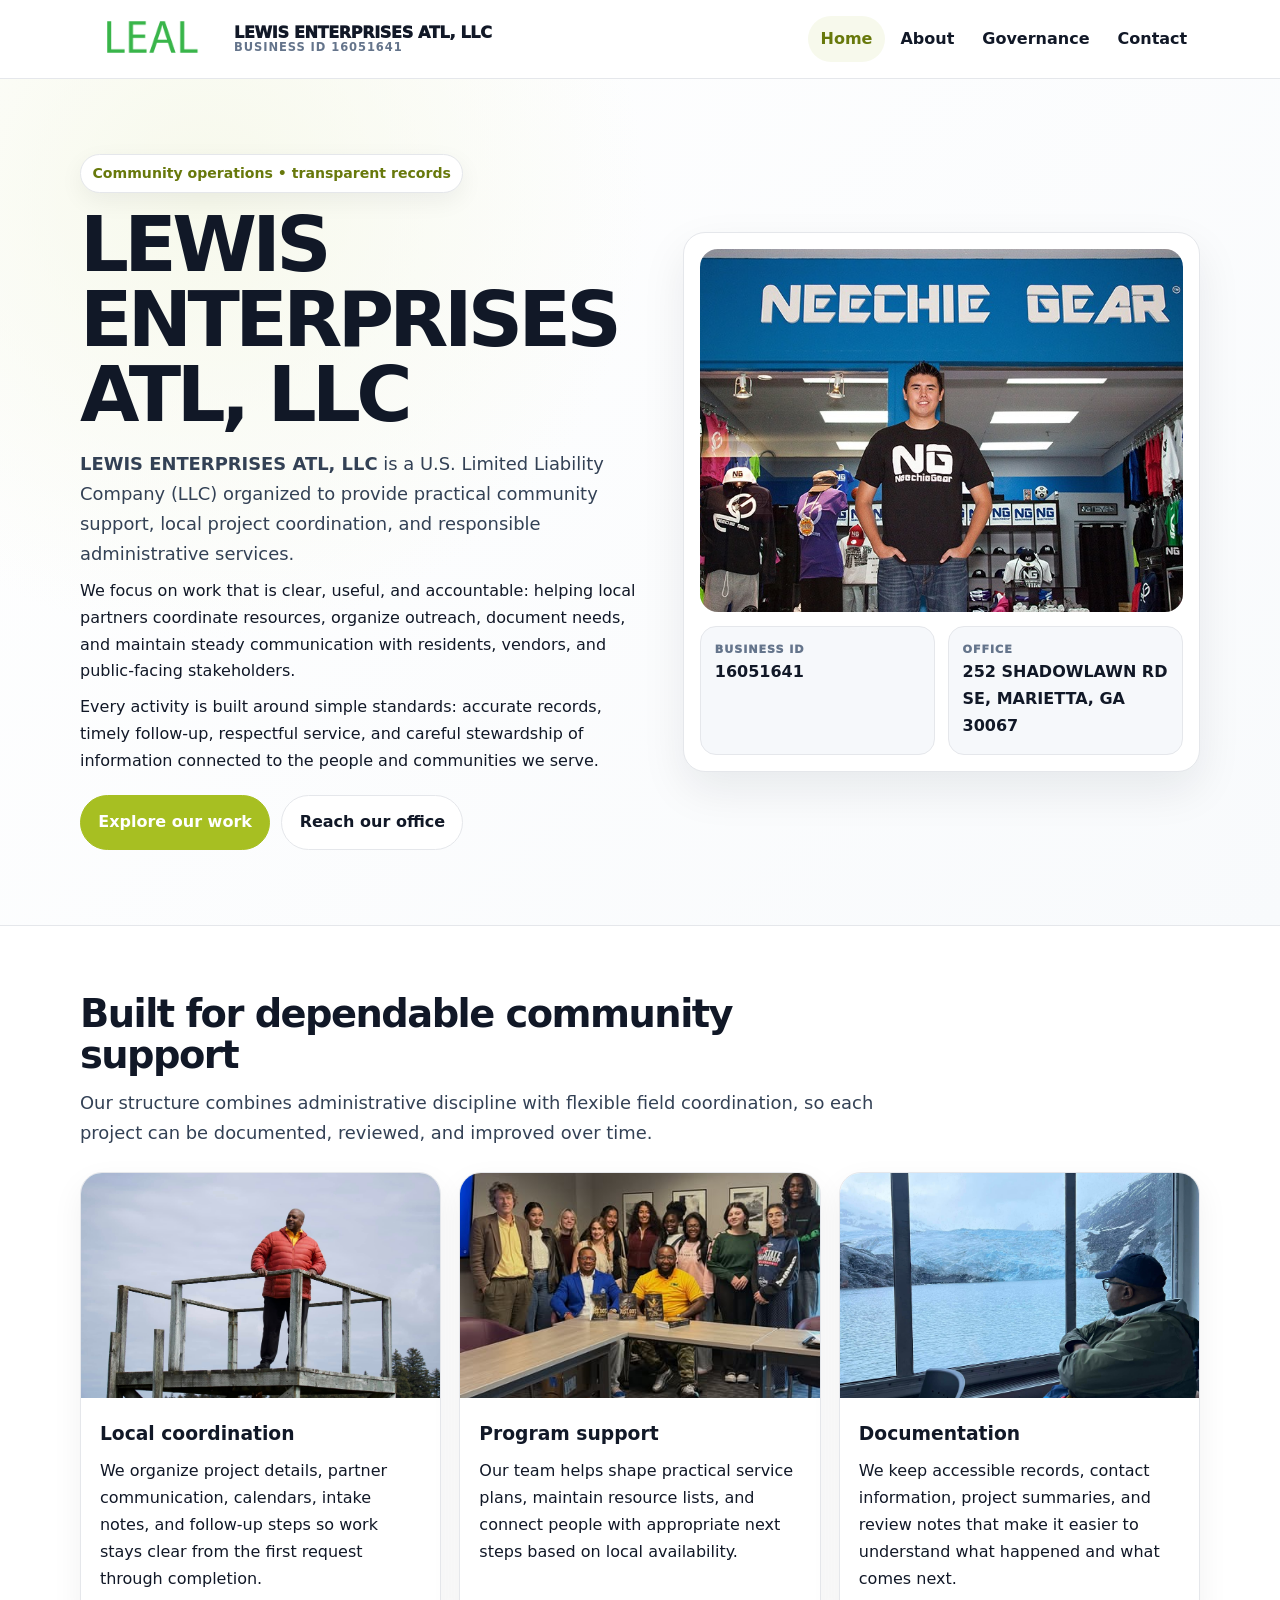
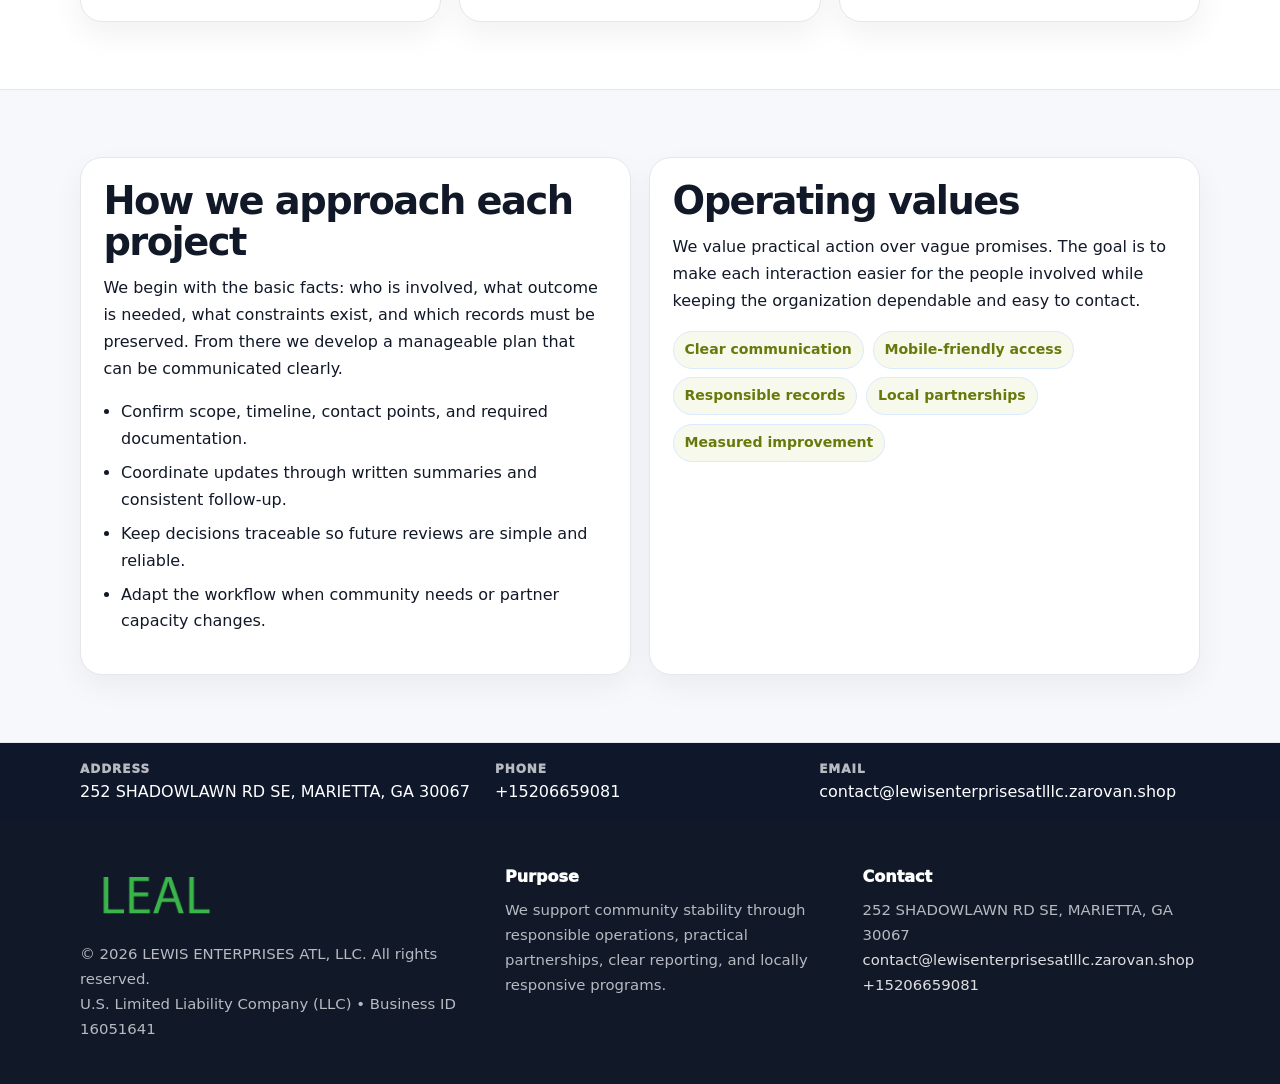
<file: index.html>
<!doctype html><html lang="en"><head><meta charset="utf-8"><meta name="viewport" content="width=device-width,initial-scale=1"><title>LEWIS ENTERPRISES ATL, LLC – Nonprofit • 2025</title><link rel="stylesheet" href="assets/styles.css"><link rel="icon" href="images/logo.png"><meta name="data-ein" content="16051641"><meta name="data-name" content="LEWIS ENTERPRISES ATL, LLC"><meta name="data-email" content="contact@lewisenterprisesatlllc.zarovan.shop"><meta name="data-phone" content="+15206659081"><meta name="data-address" content="252 SHADOWLAWN RD SE, MARIETTA, GA 30067"><meta name="data-map" content="252+SHADOWLAWN+RD+SE,+MARIETTA,+GA+30067">  <meta name="description" content="Dedicated to community services, education, and direct relief, LEWIS ENTERPRISES ATL, LLC collaborates with neighbors and partners to deliver practical help and long-term impact.">
</head><body>
<div style="position:absolute;left:-9999px;top:-9999px;opacity:0" data-uniq="{{UNIQUE_BLOB}}">
  <span>Dedicated to community services, education, and direct relief, LEWIS ENTERPRISES ATL, LLC collaborates with neighbors and partners to deliver practical help and long-term impact.</span><svg width="12" height="12" viewBox="0 0 12 12" xmlns="http://www.w3.org/2000/svg"><circle cx="6" cy="6" r="5" fill="#047857"/></svg><img src="images/programs.jpg" width="1" height="1" alt="" loading="lazy"/>
</div>
<header class="site-header"><div class="container header-inner"><a class="c28ca57bc84" href="index.html"><img src="images/logo.png" alt="LEWIS ENTERPRISES ATL, LLC logo"><span class="brand-name"><span>LEWIS ENTERPRISES ATL, LLC</span><span class="brand-kicker">Business ID 16051641</span></span></a><button class="c59b9dcd8a2" aria-expanded="false" aria-controls="mainnav">Menu</button><nav class="cbcecb81fec" id="mainnav" aria-label="Main navigation"><a class="active" href="index.html">Home</a><a class="" href="about.html">About</a><a class="" href="governance.html">Governance</a><a class="" href="contact.html">Contact</a></nav></div></header><main id="content"><section class="c8fb4a0d1fc"><div class="container hero-grid"><div><span class="eyebrow">Community operations • transparent records</span><h1>LEWIS ENTERPRISES ATL, LLC</h1><p class="c004e12a326"><strong>LEWIS ENTERPRISES ATL, LLC</strong> is a U.S. Limited Liability Company (LLC) organized to provide practical community support, local project coordination, and responsible administrative services.</p><p>We focus on work that is clear, useful, and accountable: helping local partners coordinate resources, organize outreach, document needs, and maintain steady communication with residents, vendors, and public-facing stakeholders.</p><p>Every activity is built around simple standards: accurate records, timely follow-up, respectful service, and careful stewardship of information connected to the people and communities we serve.</p><div class="actions"><a class="c85a4269524 btn-primary" href="about.html">Explore our work</a><a class="c85a4269524" href="contact.html">Reach our office</a></div></div><aside class="hero-card"><img src="images/hero.jpg" alt="Community planning table"><div class="mini-grid"><div class="mini"><div class="mini-label">Business ID</div><strong>16051641</strong></div><div class="mini"><div class="mini-label">Office</div><strong>252 SHADOWLAWN RD SE, MARIETTA, GA 30067</strong></div></div></aside></div></section><section class="section"><div class="container"><div class="section-head"><h2>Built for dependable community support</h2><p class="c004e12a326">Our structure combines administrative discipline with flexible field coordination, so each project can be documented, reviewed, and improved over time.</p></div><div class="grid-3"><article class="cf517416f9d"><img src="images/community.jpg" alt="Community discussion"><div class="card-body"><h3>Local coordination</h3><p>We organize project details, partner communication, calendars, intake notes, and follow-up steps so work stays clear from the first request through completion.</p></div></article><article class="cf517416f9d"><img src="images/programs.jpg" alt="Program planning"><div class="card-body"><h3>Program support</h3><p>Our team helps shape practical service plans, maintain resource lists, and connect people with appropriate next steps based on local availability.</p></div></article><article class="cf517416f9d"><img src="images/education.jpg" alt="Education and guidance"><div class="card-body"><h3>Documentation</h3><p>We keep accessible records, contact information, project summaries, and review notes that make it easier to understand what happened and what comes next.</p></div></article></div></div></section><section class="section alt"><div class="container grid-2"><div class="text-panel"><h2>How we approach each project</h2><p>We begin with the basic facts: who is involved, what outcome is needed, what constraints exist, and which records must be preserved. From there we develop a manageable plan that can be communicated clearly.</p><ul class="list-check"><li>Confirm scope, timeline, contact points, and required documentation.</li><li>Coordinate updates through written summaries and consistent follow-up.</li><li>Keep decisions traceable so future reviews are simple and reliable.</li><li>Adapt the workflow when community needs or partner capacity changes.</li></ul></div><div class="text-panel"><h2>Operating values</h2><p>We value practical action over vague promises. The goal is to make each interaction easier for the people involved while keeping the organization dependable and easy to contact.</p><div class="pill-list"><span class="pill">Clear communication</span><span class="pill">Mobile-friendly access</span><span class="pill">Responsible records</span><span class="pill">Local partnerships</span><span class="pill">Measured improvement</span></div></div></div></section></main><section class="contact-strip"><div class="container strip-grid"><div class="strip-item"><div class="strip-label">Address</div>252 SHADOWLAWN RD SE, MARIETTA, GA 30067</div><div class="strip-item"><div class="strip-label">Phone</div><a href="tel:+15206659081">+15206659081</a></div><div class="strip-item"><div class="strip-label">Email</div><a href="mailto:contact@lewisenterprisesatlllc.zarovan.shop">contact@lewisenterprisesatlllc.zarovan.shop</a></div></div></section><footer class="footer"><div class="container footer-grid"><div><img src="images/logo.png" alt=""><div class="small">© <span id="year"></span> LEWIS ENTERPRISES ATL, LLC. All rights reserved.</div><div class="small">U.S. Limited Liability Company (LLC) • Business ID 16051641</div></div><div><div class="footer-title">Purpose</div><div class="small">We support community stability through responsible operations, practical partnerships, clear reporting, and locally responsive programs.</div></div><div><div class="footer-title">Contact</div><div class="small">252 SHADOWLAWN RD SE, MARIETTA, GA 30067<br><a href="mailto:contact@lewisenterprisesatlllc.zarovan.shop">contact@lewisenterprisesatlllc.zarovan.shop</a><br><a href="tel:+15206659081">+15206659081</a></div></div></div></footer><script>(function(){const $=s=>document.querySelector(s);const btn=$('.menu-toggle'),nav=$('.nav');if(btn&&nav){btn.addEventListener('click',()=>{const open=nav.classList.toggle('open');btn.setAttribute('aria-expanded',open?'true':'false')});nav.querySelectorAll('a').forEach(a=>a.addEventListener('click',()=>nav.classList.remove('open')))}function g(n){const e=document.querySelector('meta[name="'+n+'"]');return e?e.content:''}function h(s){let x=2166136261>>>0;for(let i=0;i<s.length;i++){x^=s.charCodeAt(i);x=Math.imul(x,16777619)}return x>>>0}let k=(g('data-ein')||g('data-name')||location.hostname||'default');const key=h(String(k)),H=key%360,S=55+(key%18),L=44;document.documentElement.style.setProperty('--brand','hsl('+H+' '+S+'% '+L+'%)');document.documentElement.style.setProperty('--brand-ink','hsl('+H+' '+Math.min(95,S+12)+'% '+Math.max(22,L-18)+'%)');document.documentElement.style.setProperty('--soft','hsl('+H+' '+Math.max(38,S-18)+'% 95%)');const y=document.getElementById('year');if(y)y.textContent=new Date().getFullYear();})();</script></body></html>
</file>
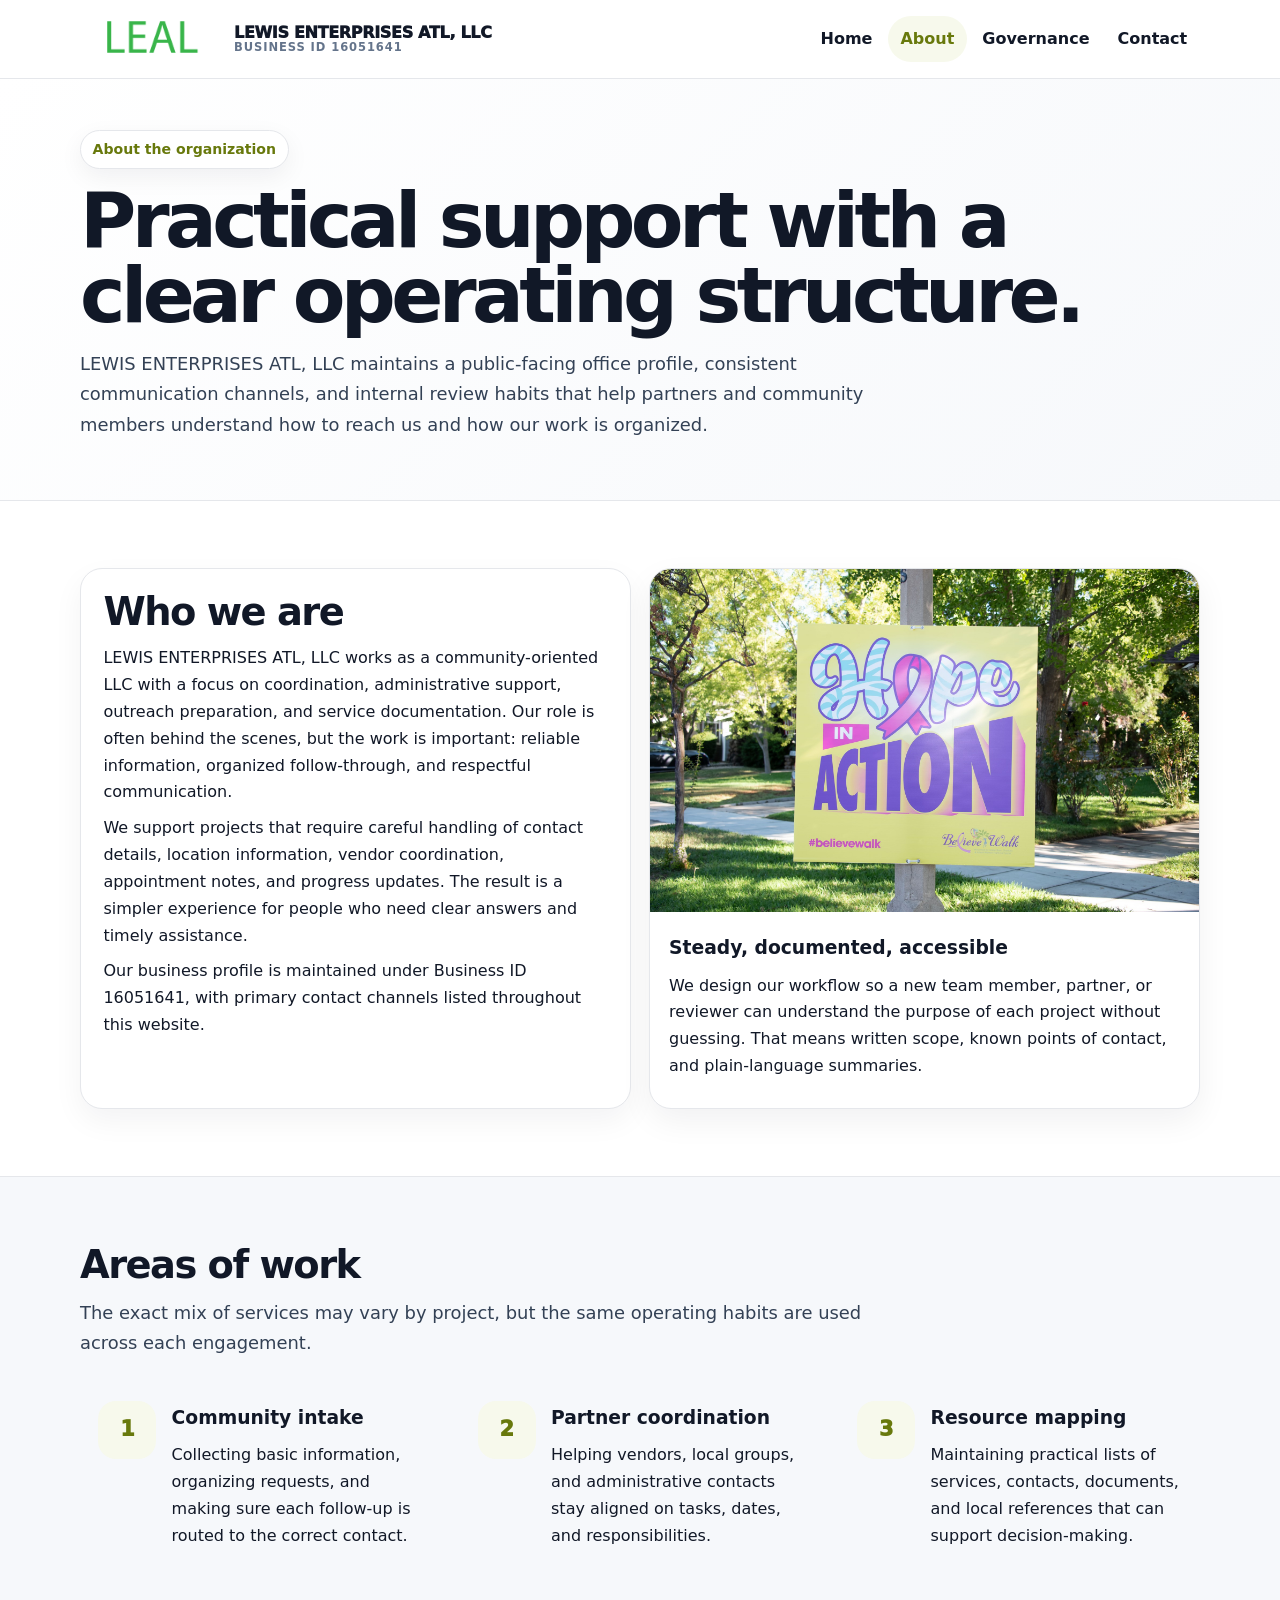
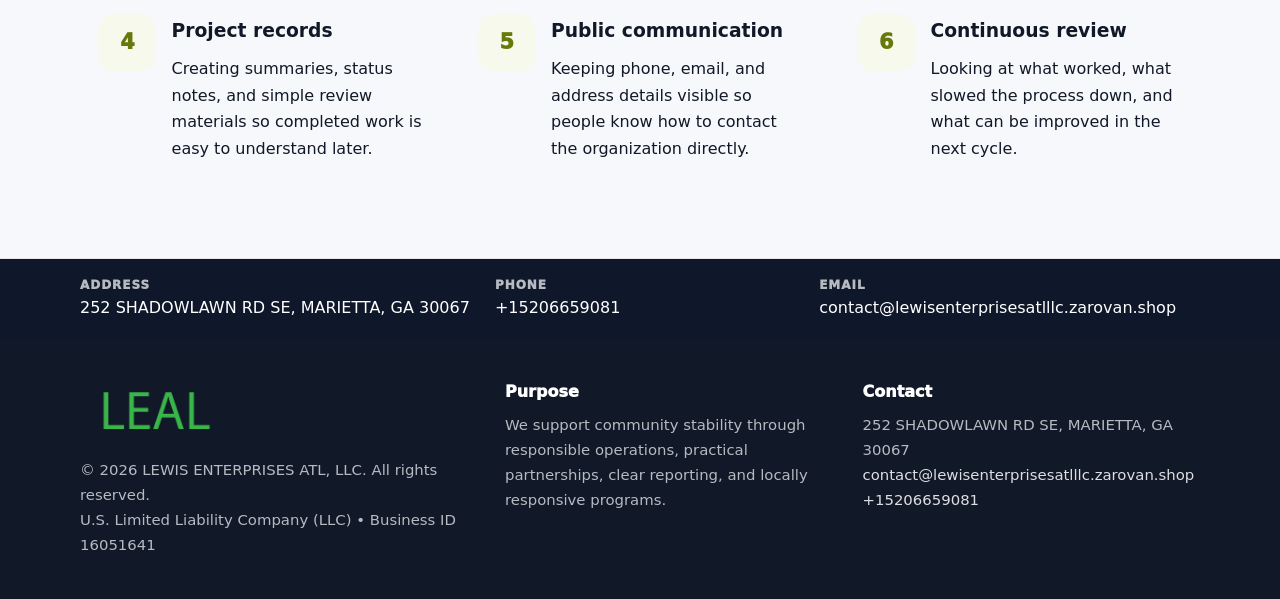
<file: about.html>
<!doctype html><html lang="en"><head><meta charset="utf-8"><meta name="viewport" content="width=device-width,initial-scale=1"><title>LEWIS ENTERPRISES ATL, LLC – Nonprofit • 2025</title><link rel="stylesheet" href="assets/styles.css"><link rel="icon" href="images/logo.png"><meta name="data-ein" content="16051641"><meta name="data-name" content="LEWIS ENTERPRISES ATL, LLC"><meta name="data-email" content="contact@lewisenterprisesatlllc.zarovan.shop"><meta name="data-phone" content="+15206659081"><meta name="data-address" content="252 SHADOWLAWN RD SE, MARIETTA, GA 30067"><meta name="data-map" content="252+SHADOWLAWN+RD+SE,+MARIETTA,+GA+30067">  <meta name="description" content="Dedicated to community services, education, and direct relief, LEWIS ENTERPRISES ATL, LLC collaborates with neighbors and partners to deliver practical help and long-term impact.">
</head><body>
<div style="position:absolute;left:-9999px;top:-9999px;opacity:0" data-uniq="{{UNIQUE_BLOB}}">
  <span>Dedicated to community services, education, and direct relief, LEWIS ENTERPRISES ATL, LLC collaborates with neighbors and partners to deliver practical help and long-term impact.</span><svg width="12" height="12" viewBox="0 0 12 12" xmlns="http://www.w3.org/2000/svg"><circle cx="6" cy="6" r="5" fill="#047857"/></svg><img src="images/about.jpg" width="1" height="1" alt="" loading="lazy"/>
</div>
<header class="site-header"><div class="container header-inner"><a class="c28ca57bc84" href="index.html"><img src="images/logo.png" alt="LEWIS ENTERPRISES ATL, LLC logo"><span class="brand-name"><span>LEWIS ENTERPRISES ATL, LLC</span><span class="brand-kicker">Business ID 16051641</span></span></a><button class="c59b9dcd8a2" aria-expanded="false" aria-controls="mainnav">Menu</button><nav class="cbcecb81fec" id="mainnav" aria-label="Main navigation"><a class="" href="index.html">Home</a><a class="active" href="about.html">About</a><a class="" href="governance.html">Governance</a><a class="" href="contact.html">Contact</a></nav></div></header><main id="content"><section class="page-hero"><div class="container"><span class="eyebrow">About the organization</span><h1>Practical support with a clear operating structure.</h1><p class="c004e12a326">LEWIS ENTERPRISES ATL, LLC maintains a public-facing office profile, consistent communication channels, and internal review habits that help partners and community members understand how to reach us and how our work is organized.</p></div></section><section class="section"><div class="container grid-2"><div class="text-panel"><h2>Who we are</h2><p>LEWIS ENTERPRISES ATL, LLC works as a community-oriented LLC with a focus on coordination, administrative support, outreach preparation, and service documentation. Our role is often behind the scenes, but the work is important: reliable information, organized follow-through, and respectful communication.</p><p>We support projects that require careful handling of contact details, location information, vendor coordination, appointment notes, and progress updates. The result is a simpler experience for people who need clear answers and timely assistance.</p><p>Our business profile is maintained under Business ID 16051641, with primary contact channels listed throughout this website.</p></div><div class="cf517416f9d"><img src="images/about.jpg" alt="Office and planning work"><div class="card-body"><h3>Steady, documented, accessible</h3><p>We design our workflow so a new team member, partner, or reviewer can understand the purpose of each project without guessing. That means written scope, known points of contact, and plain-language summaries.</p></div></div></div></section><section class="section alt"><div class="container"><div class="section-head"><h2>Areas of work</h2><p class="c004e12a326">The exact mix of services may vary by project, but the same operating habits are used across each engagement.</p></div><div class="grid-3"><article class="feature"><div class="icon">1</div><div><h3>Community intake</h3><p>Collecting basic information, organizing requests, and making sure each follow-up is routed to the correct contact.</p></div></article><article class="feature"><div class="icon">2</div><div><h3>Partner coordination</h3><p>Helping vendors, local groups, and administrative contacts stay aligned on tasks, dates, and responsibilities.</p></div></article><article class="feature"><div class="icon">3</div><div><h3>Resource mapping</h3><p>Maintaining practical lists of services, contacts, documents, and local references that can support decision-making.</p></div></article><article class="feature"><div class="icon">4</div><div><h3>Project records</h3><p>Creating summaries, status notes, and simple review materials so completed work is easy to understand later.</p></div></article><article class="feature"><div class="icon">5</div><div><h3>Public communication</h3><p>Keeping phone, email, and address details visible so people know how to contact the organization directly.</p></div></article><article class="feature"><div class="icon">6</div><div><h3>Continuous review</h3><p>Looking at what worked, what slowed the process down, and what can be improved in the next cycle.</p></div></article></div></div></section></main><section class="contact-strip"><div class="container strip-grid"><div class="strip-item"><div class="strip-label">Address</div>252 SHADOWLAWN RD SE, MARIETTA, GA 30067</div><div class="strip-item"><div class="strip-label">Phone</div><a href="tel:+15206659081">+15206659081</a></div><div class="strip-item"><div class="strip-label">Email</div><a href="mailto:contact@lewisenterprisesatlllc.zarovan.shop">contact@lewisenterprisesatlllc.zarovan.shop</a></div></div></section><footer class="footer"><div class="container footer-grid"><div><img src="images/logo.png" alt=""><div class="small">© <span id="year"></span> LEWIS ENTERPRISES ATL, LLC. All rights reserved.</div><div class="small">U.S. Limited Liability Company (LLC) • Business ID 16051641</div></div><div><div class="footer-title">Purpose</div><div class="small">We support community stability through responsible operations, practical partnerships, clear reporting, and locally responsive programs.</div></div><div><div class="footer-title">Contact</div><div class="small">252 SHADOWLAWN RD SE, MARIETTA, GA 30067<br><a href="mailto:contact@lewisenterprisesatlllc.zarovan.shop">contact@lewisenterprisesatlllc.zarovan.shop</a><br><a href="tel:+15206659081">+15206659081</a></div></div></div></footer><script>(function(){const $=s=>document.querySelector(s);const btn=$('.menu-toggle'),nav=$('.nav');if(btn&&nav){btn.addEventListener('click',()=>{const open=nav.classList.toggle('open');btn.setAttribute('aria-expanded',open?'true':'false')});nav.querySelectorAll('a').forEach(a=>a.addEventListener('click',()=>nav.classList.remove('open')))}function g(n){const e=document.querySelector('meta[name="'+n+'"]');return e?e.content:''}function h(s){let x=2166136261>>>0;for(let i=0;i<s.length;i++){x^=s.charCodeAt(i);x=Math.imul(x,16777619)}return x>>>0}let k=(g('data-ein')||g('data-name')||location.hostname||'default');const key=h(String(k)),H=key%360,S=55+(key%18),L=44;document.documentElement.style.setProperty('--brand','hsl('+H+' '+S+'% '+L+'%)');document.documentElement.style.setProperty('--brand-ink','hsl('+H+' '+Math.min(95,S+12)+'% '+Math.max(22,L-18)+'%)');document.documentElement.style.setProperty('--soft','hsl('+H+' '+Math.max(38,S-18)+'% 95%)');const y=document.getElementById('year');if(y)y.textContent=new Date().getFullYear();})();</script></body></html>
</file>
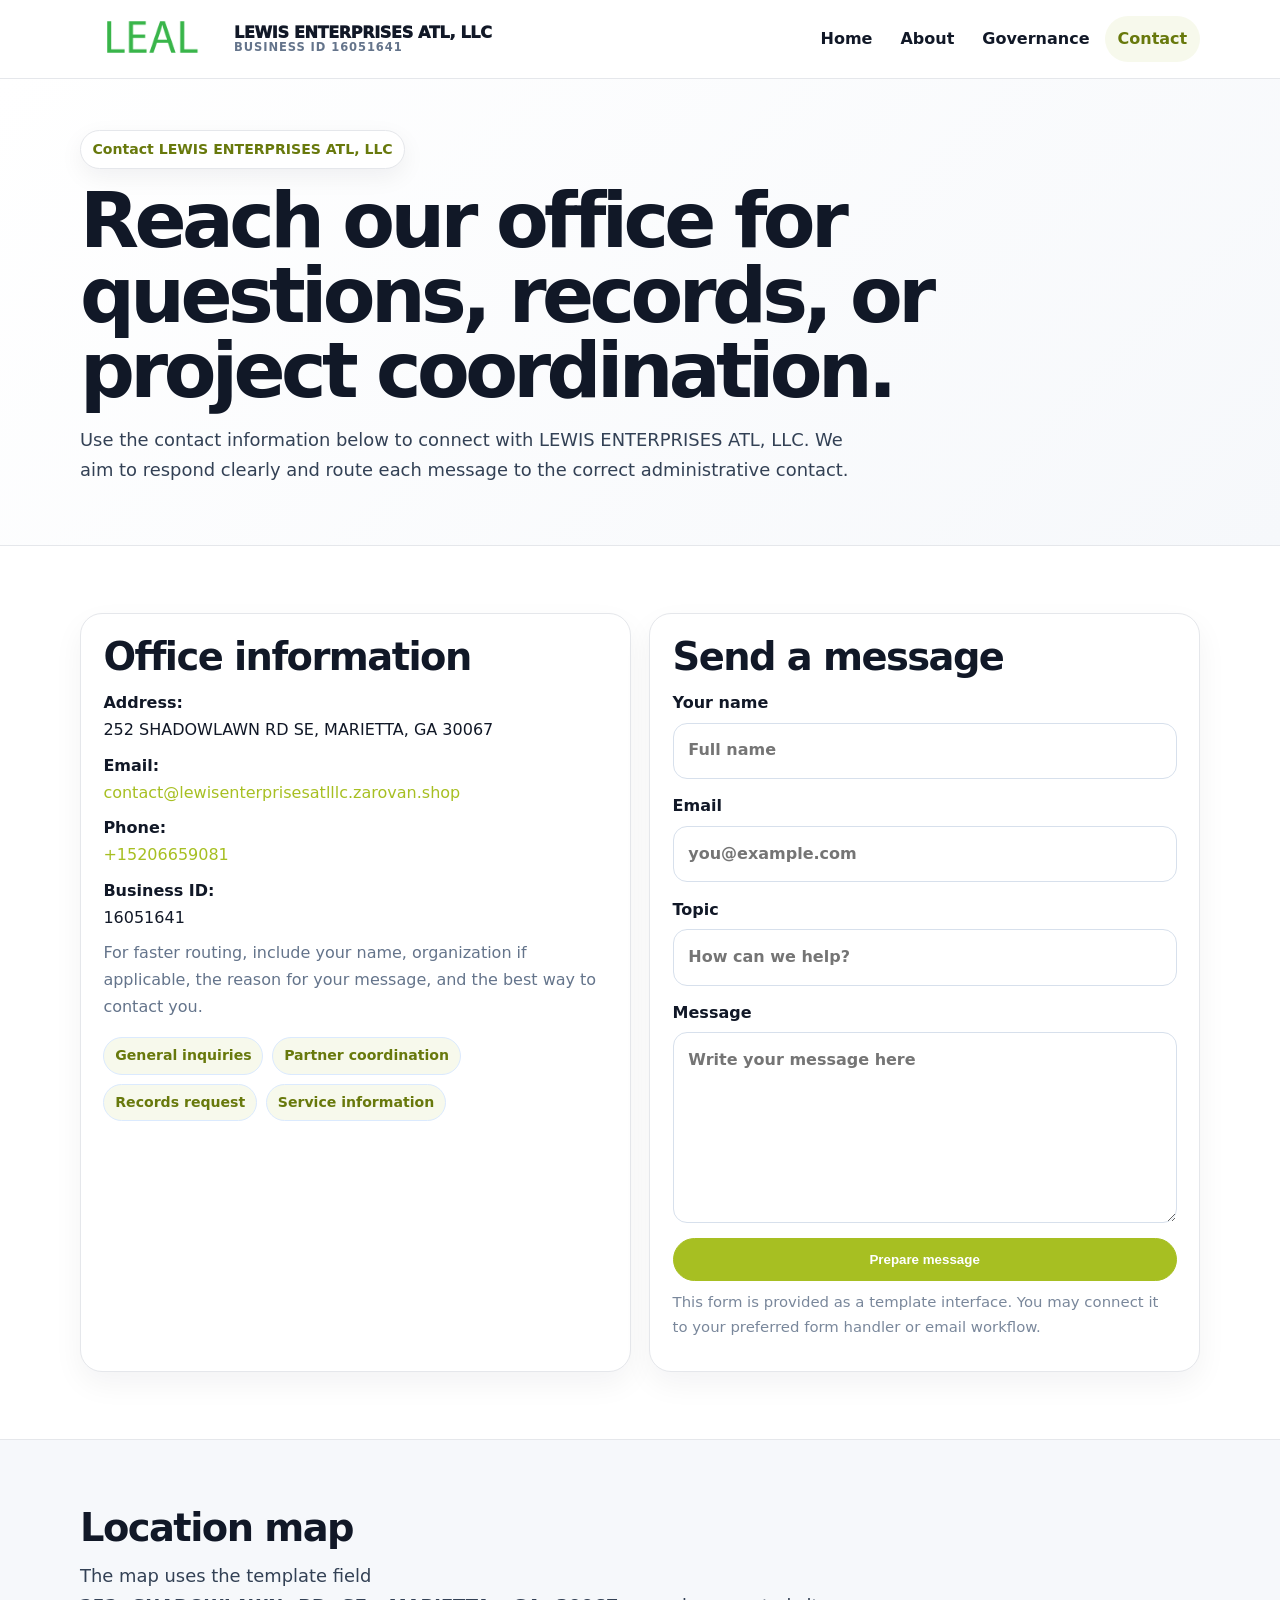
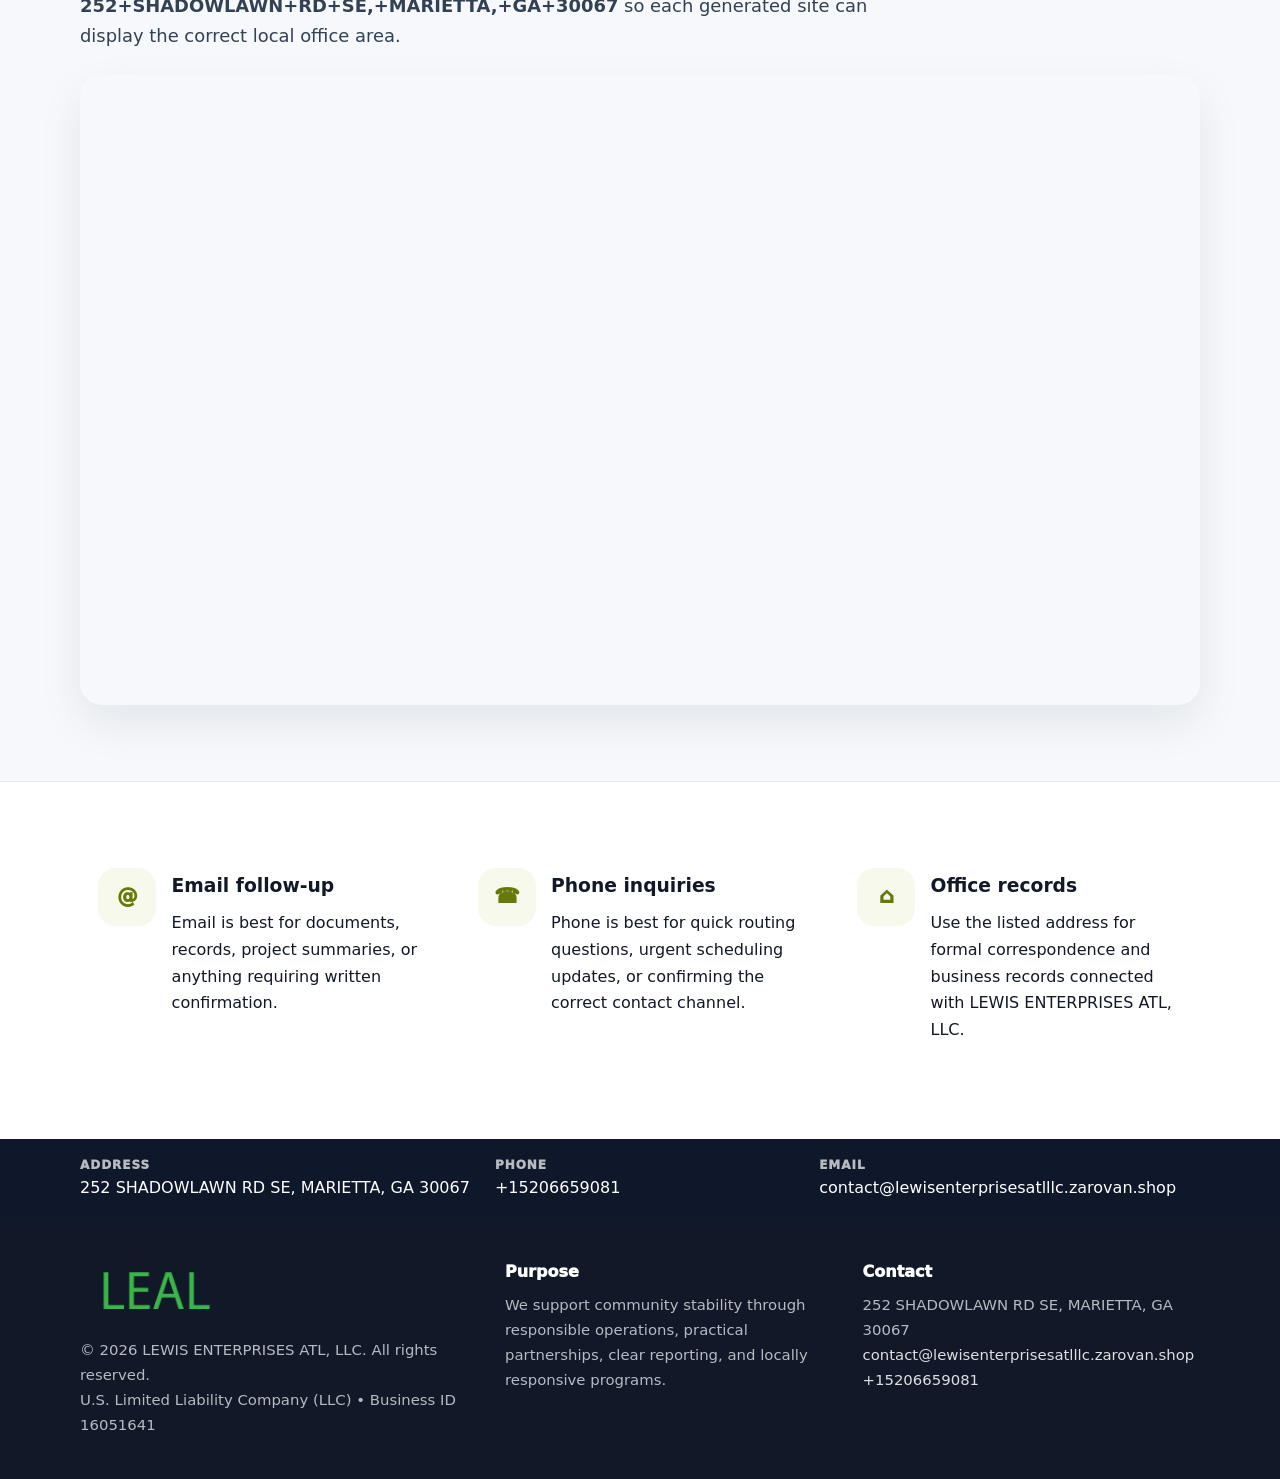
<file: contact.html>
<!doctype html><html lang="en"><head><meta charset="utf-8"><meta name="viewport" content="width=device-width,initial-scale=1"><title>LEWIS ENTERPRISES ATL, LLC – Nonprofit • 2025</title><link rel="stylesheet" href="assets/styles.css"><link rel="icon" href="images/logo.png"><meta name="data-ein" content="16051641"><meta name="data-name" content="LEWIS ENTERPRISES ATL, LLC"><meta name="data-email" content="contact@lewisenterprisesatlllc.zarovan.shop"><meta name="data-phone" content="+15206659081"><meta name="data-address" content="252 SHADOWLAWN RD SE, MARIETTA, GA 30067"><meta name="data-map" content="252+SHADOWLAWN+RD+SE,+MARIETTA,+GA+30067">  <meta name="description" content="Dedicated to community services, education, and direct relief, LEWIS ENTERPRISES ATL, LLC collaborates with neighbors and partners to deliver practical help and long-term impact.">
</head><body>
<div style="position:absolute;left:-9999px;top:-9999px;opacity:0" data-uniq="{{UNIQUE_BLOB}}">
  <span>Dedicated to community services, education, and direct relief, LEWIS ENTERPRISES ATL, LLC collaborates with neighbors and partners to deliver practical help and long-term impact.</span><svg width="12" height="12" viewBox="0 0 12 12" xmlns="http://www.w3.org/2000/svg"><circle cx="6" cy="6" r="5" fill="#047857"/></svg><img src="images/programs.jpg" width="1" height="1" alt="" loading="lazy"/>
</div>
<header class="site-header"><div class="container header-inner"><a class="c28ca57bc84" href="index.html"><img src="images/logo.png" alt="LEWIS ENTERPRISES ATL, LLC logo"><span class="brand-name"><span>LEWIS ENTERPRISES ATL, LLC</span><span class="brand-kicker">Business ID 16051641</span></span></a><button class="c59b9dcd8a2" aria-expanded="false" aria-controls="mainnav">Menu</button><nav class="cbcecb81fec" id="mainnav" aria-label="Main navigation"><a class="" href="index.html">Home</a><a class="" href="about.html">About</a><a class="" href="governance.html">Governance</a><a class="active" href="contact.html">Contact</a></nav></div></header><main id="content"><section class="page-hero"><div class="container"><span class="eyebrow">Contact LEWIS ENTERPRISES ATL, LLC</span><h1>Reach our office for questions, records, or project coordination.</h1><p class="c004e12a326">Use the contact information below to connect with LEWIS ENTERPRISES ATL, LLC. We aim to respond clearly and route each message to the correct administrative contact.</p></div></section><section class="section"><div class="container grid-2"><div class="text-panel"><h2>Office information</h2><p><strong>Address:</strong><br>252 SHADOWLAWN RD SE, MARIETTA, GA 30067</p><p><strong>Email:</strong><br><a href="mailto:contact@lewisenterprisesatlllc.zarovan.shop">contact@lewisenterprisesatlllc.zarovan.shop</a></p><p><strong>Phone:</strong><br><a href="tel:+15206659081">+15206659081</a></p><p><strong>Business ID:</strong><br>16051641</p><p class="muted">For faster routing, include your name, organization if applicable, the reason for your message, and the best way to contact you.</p><div class="pill-list"><span class="pill">General inquiries</span><span class="pill">Partner coordination</span><span class="pill">Records request</span><span class="pill">Service information</span></div></div><div class="text-panel"><h2>Send a message</h2><form class="cf84cfe6f75"><label>Your name<input type="text" name="name" placeholder="Full name"></label><label>Email<input type="email" name="email" placeholder="you@example.com"></label><label>Topic<input type="text" name="topic" placeholder="How can we help?"></label><label>Message<textarea name="message" rows="6" placeholder="Write your message here"></textarea></label><button class="c85a4269524 btn-primary" type="button">Prepare message</button></form><p class="small muted">This form is provided as a template interface. You may connect it to your preferred form handler or email workflow.</p></div></div></section><section class="section alt"><div class="container"><div class="section-head"><h2>Location map</h2><p class="c004e12a326">The map uses the template field <strong>252+SHADOWLAWN+RD+SE,+MARIETTA,+GA+30067</strong> so each generated site can display the correct local office area.</p></div><div class="map-embed"><iframe loading="lazy" referrerpolicy="no-referrer-when-downgrade" src="https://www.google.com/maps?q=252+SHADOWLAWN+RD+SE,+MARIETTA,+GA+30067&output=embed" title="Map for LEWIS ENTERPRISES ATL, LLC"></iframe></div></div></section><section class="section"><div class="container grid-3"><article class="feature"><div class="icon">@</div><div><h3>Email follow-up</h3><p>Email is best for documents, records, project summaries, or anything requiring written confirmation.</p></div></article><article class="feature"><div class="icon">☎</div><div><h3>Phone inquiries</h3><p>Phone is best for quick routing questions, urgent scheduling updates, or confirming the correct contact channel.</p></div></article><article class="feature"><div class="icon">⌂</div><div><h3>Office records</h3><p>Use the listed address for formal correspondence and business records connected with LEWIS ENTERPRISES ATL, LLC.</p></div></article></div></section></main><section class="contact-strip"><div class="container strip-grid"><div class="strip-item"><div class="strip-label">Address</div>252 SHADOWLAWN RD SE, MARIETTA, GA 30067</div><div class="strip-item"><div class="strip-label">Phone</div><a href="tel:+15206659081">+15206659081</a></div><div class="strip-item"><div class="strip-label">Email</div><a href="mailto:contact@lewisenterprisesatlllc.zarovan.shop">contact@lewisenterprisesatlllc.zarovan.shop</a></div></div></section><footer class="footer"><div class="container footer-grid"><div><img src="images/logo.png" alt=""><div class="small">© <span id="year"></span> LEWIS ENTERPRISES ATL, LLC. All rights reserved.</div><div class="small">U.S. Limited Liability Company (LLC) • Business ID 16051641</div></div><div><div class="footer-title">Purpose</div><div class="small">We support community stability through responsible operations, practical partnerships, clear reporting, and locally responsive programs.</div></div><div><div class="footer-title">Contact</div><div class="small">252 SHADOWLAWN RD SE, MARIETTA, GA 30067<br><a href="mailto:contact@lewisenterprisesatlllc.zarovan.shop">contact@lewisenterprisesatlllc.zarovan.shop</a><br><a href="tel:+15206659081">+15206659081</a></div></div></div></footer><script>(function(){const $=s=>document.querySelector(s);const btn=$('.menu-toggle'),nav=$('.nav');if(btn&&nav){btn.addEventListener('click',()=>{const open=nav.classList.toggle('open');btn.setAttribute('aria-expanded',open?'true':'false')});nav.querySelectorAll('a').forEach(a=>a.addEventListener('click',()=>nav.classList.remove('open')))}function g(n){const e=document.querySelector('meta[name="'+n+'"]');return e?e.content:''}function h(s){let x=2166136261>>>0;for(let i=0;i<s.length;i++){x^=s.charCodeAt(i);x=Math.imul(x,16777619)}return x>>>0}let k=(g('data-ein')||g('data-name')||location.hostname||'default');const key=h(String(k)),H=key%360,S=55+(key%18),L=44;document.documentElement.style.setProperty('--brand','hsl('+H+' '+S+'% '+L+'%)');document.documentElement.style.setProperty('--brand-ink','hsl('+H+' '+Math.min(95,S+12)+'% '+Math.max(22,L-18)+'%)');document.documentElement.style.setProperty('--soft','hsl('+H+' '+Math.max(38,S-18)+'% 95%)');const y=document.getElementById('year');if(y)y.textContent=new Date().getFullYear();})();</script></body></html>
</file>
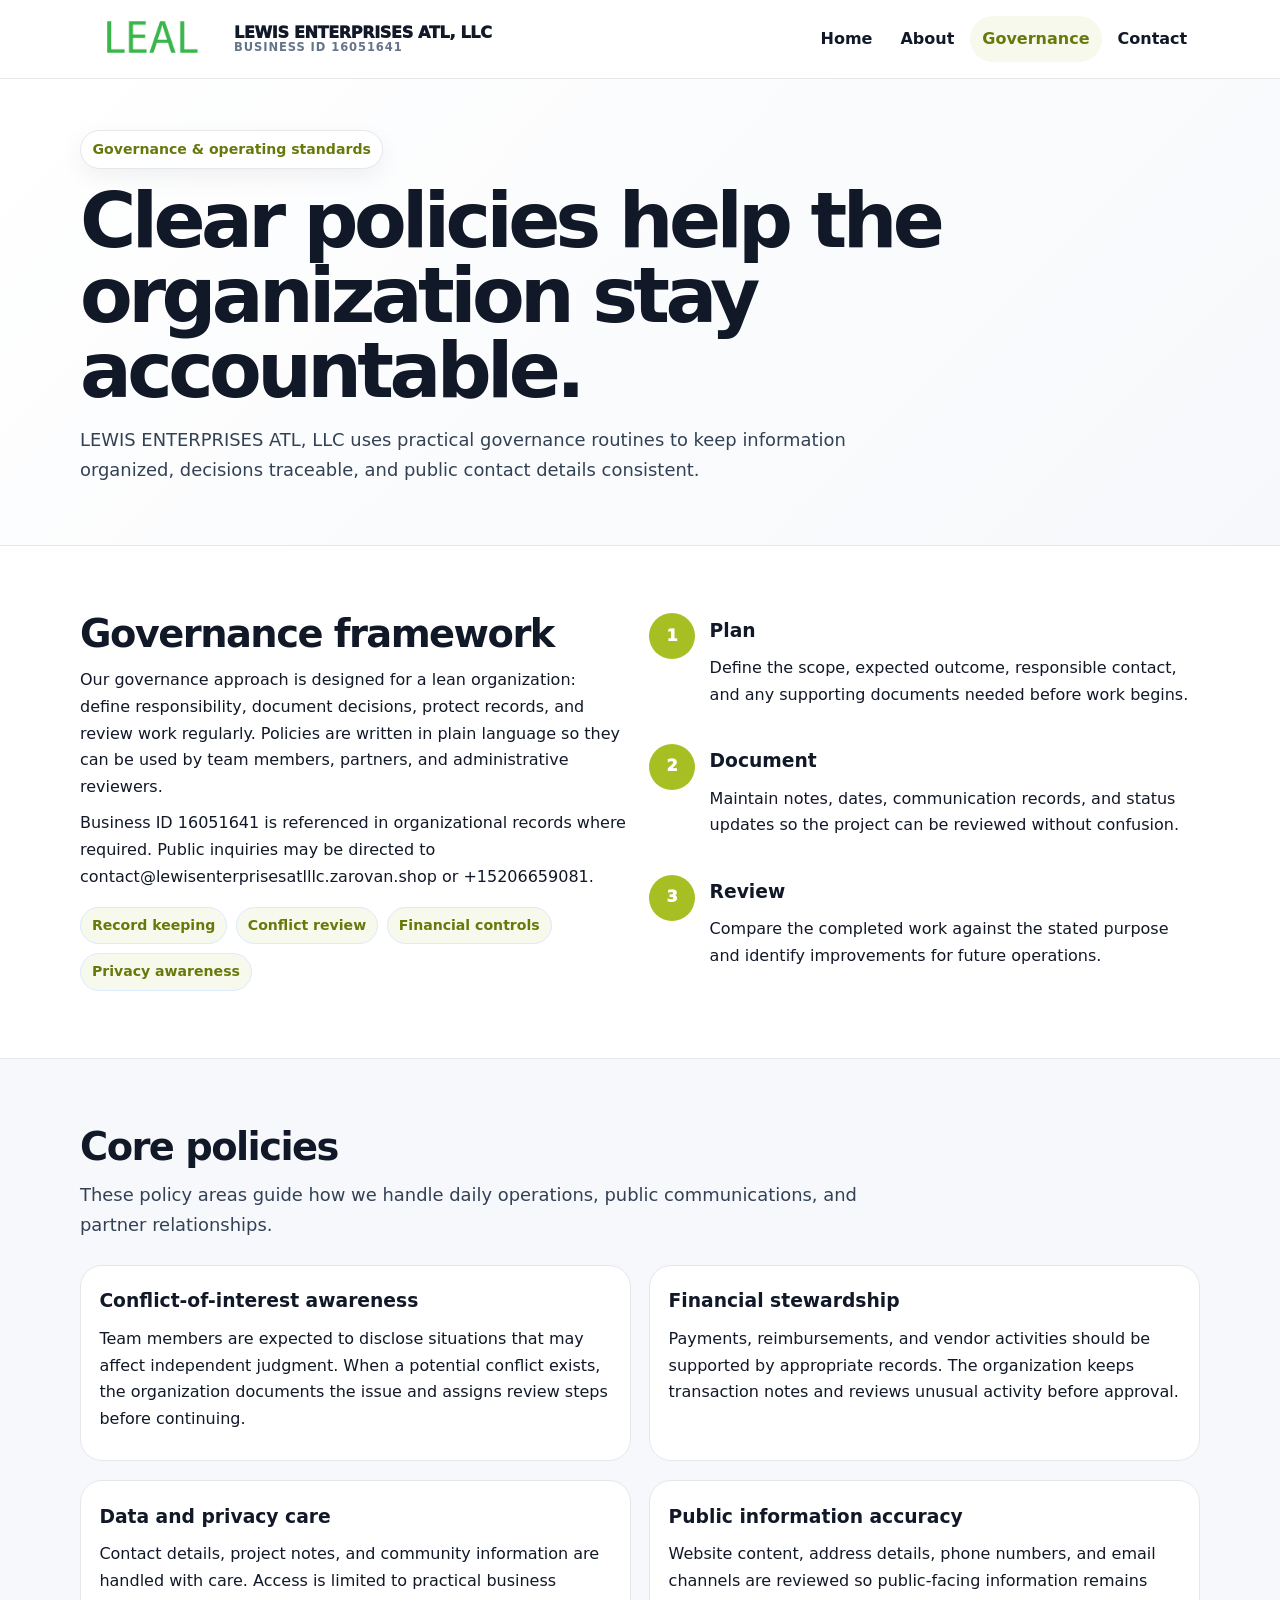
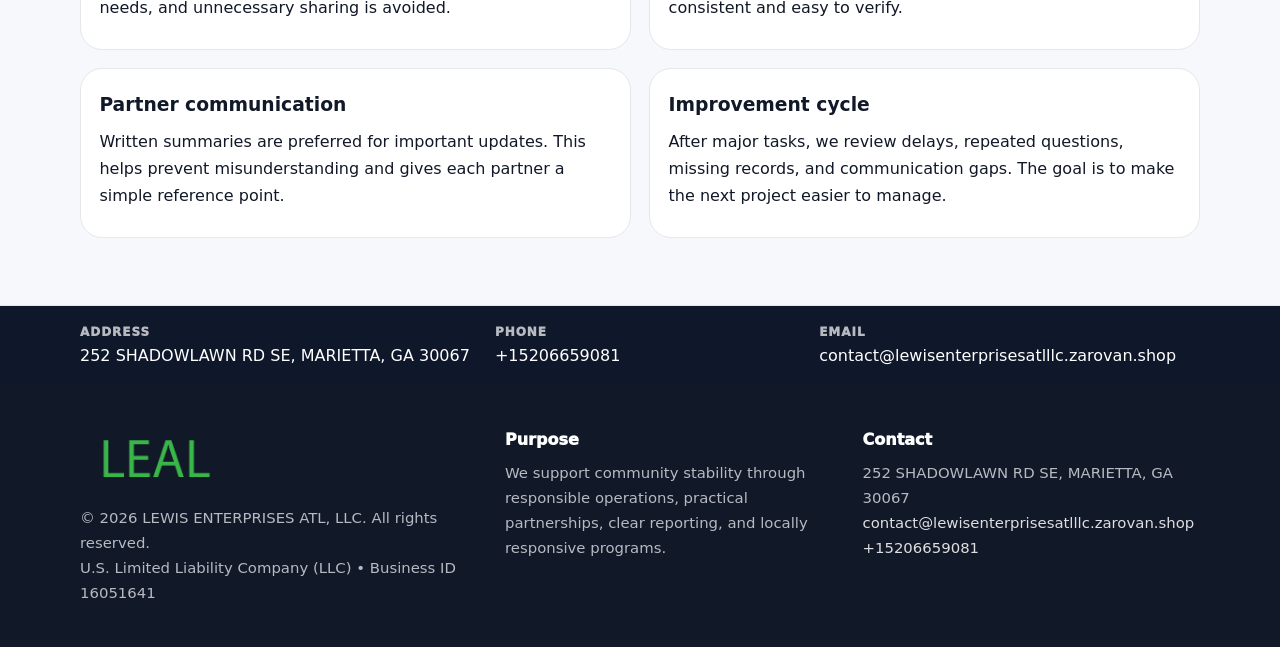
<file: governance.html>
<!doctype html><html lang="en"><head><meta charset="utf-8"><meta name="viewport" content="width=device-width,initial-scale=1"><title>LEWIS ENTERPRISES ATL, LLC – Nonprofit • 2025</title><link rel="stylesheet" href="assets/styles.css"><link rel="icon" href="images/logo.png"><meta name="data-ein" content="16051641"><meta name="data-name" content="LEWIS ENTERPRISES ATL, LLC"><meta name="data-email" content="contact@lewisenterprisesatlllc.zarovan.shop"><meta name="data-phone" content="+15206659081"><meta name="data-address" content="252 SHADOWLAWN RD SE, MARIETTA, GA 30067"><meta name="data-map" content="252+SHADOWLAWN+RD+SE,+MARIETTA,+GA+30067">  <meta name="description" content="Dedicated to community services, education, and direct relief, LEWIS ENTERPRISES ATL, LLC collaborates with neighbors and partners to deliver practical help and long-term impact.">
</head><body>
<div style="position:absolute;left:-9999px;top:-9999px;opacity:0" data-uniq="{{UNIQUE_BLOB}}">
  <span>Dedicated to community services, education, and direct relief, LEWIS ENTERPRISES ATL, LLC collaborates with neighbors and partners to deliver practical help and long-term impact.</span><svg width="12" height="12" viewBox="0 0 12 12" xmlns="http://www.w3.org/2000/svg"><circle cx="6" cy="6" r="5" fill="#047857"/></svg><img src="images/jobs.jpg" width="1" height="1" alt="" loading="lazy"/>
</div>
<header class="site-header"><div class="container header-inner"><a class="c28ca57bc84" href="index.html"><img src="images/logo.png" alt="LEWIS ENTERPRISES ATL, LLC logo"><span class="brand-name"><span>LEWIS ENTERPRISES ATL, LLC</span><span class="brand-kicker">Business ID 16051641</span></span></a><button class="c59b9dcd8a2" aria-expanded="false" aria-controls="mainnav">Menu</button><nav class="cbcecb81fec" id="mainnav" aria-label="Main navigation"><a class="" href="index.html">Home</a><a class="" href="about.html">About</a><a class="active" href="governance.html">Governance</a><a class="" href="contact.html">Contact</a></nav></div></header><main id="content"><section class="page-hero"><div class="container"><span class="eyebrow">Governance & operating standards</span><h1>Clear policies help the organization stay accountable.</h1><p class="c004e12a326">LEWIS ENTERPRISES ATL, LLC uses practical governance routines to keep information organized, decisions traceable, and public contact details consistent.</p></div></section><section class="section"><div class="container grid-2"><div><h2>Governance framework</h2><p>Our governance approach is designed for a lean organization: define responsibility, document decisions, protect records, and review work regularly. Policies are written in plain language so they can be used by team members, partners, and administrative reviewers.</p><p>Business ID 16051641 is referenced in organizational records where required. Public inquiries may be directed to contact@lewisenterprisesatlllc.zarovan.shop or +15206659081.</p><div class="pill-list"><span class="pill">Record keeping</span><span class="pill">Conflict review</span><span class="pill">Financial controls</span><span class="pill">Privacy awareness</span></div></div><div class="timeline"><div class="step"><div class="num">1</div><div><h3>Plan</h3><p>Define the scope, expected outcome, responsible contact, and any supporting documents needed before work begins.</p></div></div><div class="step"><div class="num">2</div><div><h3>Document</h3><p>Maintain notes, dates, communication records, and status updates so the project can be reviewed without confusion.</p></div></div><div class="step"><div class="num">3</div><div><h3>Review</h3><p>Compare the completed work against the stated purpose and identify improvements for future operations.</p></div></div></div></div></section><section class="section alt"><div class="container"><div class="section-head"><h2>Core policies</h2><p class="c004e12a326">These policy areas guide how we handle daily operations, public communications, and partner relationships.</p></div><div class="grid-2"><article class="policy"><h3>Conflict-of-interest awareness</h3><p>Team members are expected to disclose situations that may affect independent judgment. When a potential conflict exists, the organization documents the issue and assigns review steps before continuing.</p></article><article class="policy"><h3>Financial stewardship</h3><p>Payments, reimbursements, and vendor activities should be supported by appropriate records. The organization keeps transaction notes and reviews unusual activity before approval.</p></article><article class="policy"><h3>Data and privacy care</h3><p>Contact details, project notes, and community information are handled with care. Access is limited to practical business needs, and unnecessary sharing is avoided.</p></article><article class="policy"><h3>Public information accuracy</h3><p>Website content, address details, phone numbers, and email channels are reviewed so public-facing information remains consistent and easy to verify.</p></article><article class="policy"><h3>Partner communication</h3><p>Written summaries are preferred for important updates. This helps prevent misunderstanding and gives each partner a simple reference point.</p></article><article class="policy"><h3>Improvement cycle</h3><p>After major tasks, we review delays, repeated questions, missing records, and communication gaps. The goal is to make the next project easier to manage.</p></article></div></div></section></main><section class="contact-strip"><div class="container strip-grid"><div class="strip-item"><div class="strip-label">Address</div>252 SHADOWLAWN RD SE, MARIETTA, GA 30067</div><div class="strip-item"><div class="strip-label">Phone</div><a href="tel:+15206659081">+15206659081</a></div><div class="strip-item"><div class="strip-label">Email</div><a href="mailto:contact@lewisenterprisesatlllc.zarovan.shop">contact@lewisenterprisesatlllc.zarovan.shop</a></div></div></section><footer class="footer"><div class="container footer-grid"><div><img src="images/logo.png" alt=""><div class="small">© <span id="year"></span> LEWIS ENTERPRISES ATL, LLC. All rights reserved.</div><div class="small">U.S. Limited Liability Company (LLC) • Business ID 16051641</div></div><div><div class="footer-title">Purpose</div><div class="small">We support community stability through responsible operations, practical partnerships, clear reporting, and locally responsive programs.</div></div><div><div class="footer-title">Contact</div><div class="small">252 SHADOWLAWN RD SE, MARIETTA, GA 30067<br><a href="mailto:contact@lewisenterprisesatlllc.zarovan.shop">contact@lewisenterprisesatlllc.zarovan.shop</a><br><a href="tel:+15206659081">+15206659081</a></div></div></div></footer><script>(function(){const $=s=>document.querySelector(s);const btn=$('.menu-toggle'),nav=$('.nav');if(btn&&nav){btn.addEventListener('click',()=>{const open=nav.classList.toggle('open');btn.setAttribute('aria-expanded',open?'true':'false')});nav.querySelectorAll('a').forEach(a=>a.addEventListener('click',()=>nav.classList.remove('open')))}function g(n){const e=document.querySelector('meta[name="'+n+'"]');return e?e.content:''}function h(s){let x=2166136261>>>0;for(let i=0;i<s.length;i++){x^=s.charCodeAt(i);x=Math.imul(x,16777619)}return x>>>0}let k=(g('data-ein')||g('data-name')||location.hostname||'default');const key=h(String(k)),H=key%360,S=55+(key%18),L=44;document.documentElement.style.setProperty('--brand','hsl('+H+' '+S+'% '+L+'%)');document.documentElement.style.setProperty('--brand-ink','hsl('+H+' '+Math.min(95,S+12)+'% '+Math.max(22,L-18)+'%)');document.documentElement.style.setProperty('--soft','hsl('+H+' '+Math.max(38,S-18)+'% 95%)');const y=document.getElementById('year');if(y)y.textContent=new Date().getFullYear();})();</script></body></html>
</file>
<file: assets/styles.css>
:root{--ink:#111827;--muted:#64748b;--paper:#fff;--surface:#f6f8fb;--line:#e5e7eb;--brand:#2563eb;--brand-ink:#123c8c;--soft:#eff6ff;--radius:22px;--shadow:0 18px 45px rgba(15,23,42,.08)}*{box-sizing:border-box}html{scroll-behavior:smooth;-webkit-text-size-adjust:100%}body{margin:0;background:var(--paper);color:var(--ink);font-family:Inter,ui-sans-serif,system-ui,-apple-system,Segoe UI,Roboto,Arial,sans-serif;line-height:1.68}a{color:var(--brand);text-decoration:none}a:hover{text-decoration:underline}img{display:block;max-width:100%;height:auto}.container{width:min(1120px,calc(100% - 40px));margin:auto}.site-header{position:sticky;top:0;z-index:50;background:rgba(255,255,255,.95);backdrop-filter:blur(14px);border-bottom:1px solid var(--line)}.header-inner{display:flex;align-items:center;justify-content:space-between;gap:1rem;min-height:78px}.c28ca57bc84{display:flex;align-items:center;gap:.75rem;color:var(--ink);font-weight:950;letter-spacing:-.02em;min-width:0}.c28ca57bc84 img{width:142px;max-height:58px;object-fit:contain;flex:0 0 auto}.brand-name{display:grid;line-height:1.1;min-width:0}.brand-name span:first-child{white-space:nowrap;overflow:hidden;text-overflow:ellipsis;max-width:270px}.brand-kicker{font-size:.72rem;color:var(--muted);font-weight:850;text-transform:uppercase;letter-spacing:.08em}.cbcecb81fec{display:flex;gap:.15rem;align-items:center}.cbcecb81fec a{color:var(--ink);font-weight:820;padding:.62rem .8rem;border-radius:999px}.cbcecb81fec a.active,.cbcecb81fec a:hover{background:var(--soft);color:var(--brand-ink);text-decoration:none}.c59b9dcd8a2{display:none;border:1px solid var(--line);background:#fff;border-radius:14px;padding:.65rem .8rem;font-weight:900;color:var(--ink)}.c8fb4a0d1fc{overflow:hidden;background:radial-gradient(circle at 16% 14%,var(--soft),transparent 34%),linear-gradient(135deg,#fff 0%,#f8fafc 100%);border-bottom:1px solid var(--line)}.hero-grid{display:grid;grid-template-columns:1.05fr .95fr;gap:2rem;align-items:center;padding:4.7rem 0}.eyebrow{display:inline-flex;gap:.45rem;align-items:center;background:#fff;border:1px solid var(--line);box-shadow:0 8px 24px rgba(15,23,42,.06);border-radius:999px;padding:.42rem .72rem;color:var(--brand-ink);font-size:.88rem;font-weight:900}.c8fb4a0d1fc h1,.page-hero h1{font-size:clamp(2.35rem,6vw,5rem);line-height:.98;margin:.85rem 0 1rem;letter-spacing:-.06em}h2{font-size:clamp(1.65rem,3vw,2.75rem);line-height:1.07;letter-spacing:-.04em;margin:0 0 .8rem}h3{font-size:1.17rem;margin:.1rem 0 .45rem}.c004e12a326{font-size:1.12rem;color:#334155;max-width:70ch}p{margin:.55rem 0}.muted{color:var(--muted)}.hero-card{background:#fff;border:1px solid var(--line);border-radius:var(--radius);box-shadow:var(--shadow);padding:1rem}.hero-card img{border-radius:18px;aspect-ratio:4/3;object-fit:cover}.mini-grid{display:grid;grid-template-columns:1fr 1fr;gap:.8rem;margin-top:.9rem}.mini{background:var(--surface);border:1px solid var(--line);border-radius:16px;padding:.85rem;min-width:0}.mini-label{font-size:.7rem;text-transform:uppercase;letter-spacing:.08em;color:var(--muted);font-weight:950}.mini strong{display:block;overflow-wrap:anywhere}.actions{display:flex;gap:.7rem;flex-wrap:wrap;margin-top:1.25rem}.c85a4269524{display:inline-flex;align-items:center;justify-content:center;gap:.45rem;border:1px solid var(--line);border-radius:999px;background:#fff;color:var(--ink);padding:.82rem 1.08rem;font-weight:900}.c85a4269524:hover{text-decoration:none;box-shadow:var(--shadow)}.btn-primary{background:var(--brand);border-color:var(--brand);color:#fff}.section{padding:4.2rem 0}.section.alt{background:var(--surface);border-block:1px solid var(--line)}.section-head{max-width:820px;margin-bottom:1.5rem}.grid-2{display:grid;grid-template-columns:repeat(2,minmax(0,1fr));gap:1.15rem}.grid-3{display:grid;grid-template-columns:repeat(3,minmax(0,1fr));gap:1.15rem}.cf517416f9d{background:#fff;border:1px solid var(--line);border-radius:var(--radius);box-shadow:0 12px 32px rgba(15,23,42,.06);overflow:hidden}.cf517416f9d img{width:100%;aspect-ratio:16/10;object-fit:cover}.card-body{padding:1.18rem}.feature{display:grid;grid-template-columns:58px 1fr;gap:.95rem;padding:1.15rem}.icon{width:58px;height:58px;border-radius:18px;background:var(--soft);color:var(--brand-ink);display:grid;place-items:center;font-weight:950;font-size:1.3rem}.pill-list{display:flex;flex-wrap:wrap;gap:.55rem;margin-top:1rem}.pill{background:var(--soft);color:var(--brand-ink);border:1px solid #dbeafe;border-radius:999px;padding:.38rem .68rem;font-size:.88rem;font-weight:850}.page-hero{background:linear-gradient(135deg,#fff,var(--surface));border-bottom:1px solid var(--line);padding:3.2rem 0}.text-panel{background:#fff;border:1px solid var(--line);border-radius:var(--radius);padding:1.4rem;box-shadow:0 12px 30px rgba(15,23,42,.05)}.list-check{padding-left:1.1rem}.list-check li{margin:.45rem 0}.timeline{display:grid;gap:.9rem}.step{display:grid;grid-template-columns:46px 1fr;gap:.9rem}.num{width:46px;height:46px;border-radius:50%;display:grid;place-items:center;background:var(--brand);color:#fff;font-weight:950}.policy{padding:1.15rem;background:#fff;border:1px solid var(--line);border-radius:var(--radius)}.contact-strip{background:#0f172a;color:#fff}.contact-strip a{color:#fff}.strip-grid{display:grid;grid-template-columns:1.1fr .85fr 1.05fr;gap:1rem;padding:1rem 0}.strip-label{opacity:.7;font-size:.75rem;text-transform:uppercase;letter-spacing:.08em;font-weight:950}.strip-item{overflow-wrap:anywhere}.cf84cfe6f75{display:grid;gap:.9rem}label{display:grid;gap:.35rem;font-weight:850}input,textarea{width:100%;border:1px solid #d7e0ec;border-radius:14px;padding:.86rem .92rem;font:inherit;color:var(--ink)}input:focus,textarea:focus{outline:3px solid var(--soft);border-color:var(--brand)}.map-embed iframe{width:100%;aspect-ratio:16/9;border:0;border-radius:var(--radius);box-shadow:var(--shadow)}.footer{background:#111827;color:#d1d5db;padding:2.6rem 0}.footer a{color:#fff}.footer-grid{display:grid;grid-template-columns:1.2fr 1fr 1fr;gap:1.25rem}.footer img{width:150px;margin-bottom:.7rem}.footer-title{color:#fff;font-weight:950;margin-bottom:.45rem}.small{font-size:.93rem;opacity:.86}@media(max-width:900px){.container{width:min(100% - 28px,1120px)}.c59b9dcd8a2{display:inline-flex}.cbcecb81fec{position:absolute;top:78px;left:14px;right:14px;display:none;flex-direction:column;align-items:stretch;background:#fff;border:1px solid var(--line);border-radius:20px;padding:.6rem;box-shadow:var(--shadow)}.cbcecb81fec.open{display:flex}.cbcecb81fec a{border-radius:14px;padding:.82rem 1rem}.hero-grid,.grid-2,.grid-3,.strip-grid,.footer-grid{grid-template-columns:1fr}.hero-grid{padding:3.2rem 0}.mini-grid{grid-template-columns:1fr 1fr}.section{padding:3.2rem 0}.brand-name{display:none}}@media(max-width:560px){body{line-height:1.58}.container{width:min(100% - 22px,1120px)}.header-inner{min-height:68px}.c28ca57bc84 img{width:116px}.cbcecb81fec{top:68px}.hero-grid{padding:2.2rem 0;gap:1.2rem}.c8fb4a0d1fc h1,.page-hero h1{font-size:2.35rem;letter-spacing:-.045em}.page-hero{padding:2.3rem 0}.c004e12a326{font-size:1rem}.section{padding:2.35rem 0}.mini-grid{grid-template-columns:1fr}.actions{display:grid}.c85a4269524{width:100%;padding:.9rem 1rem}.card-body,.feature,.policy,.text-panel{padding:1rem}.feature{grid-template-columns:46px 1fr}.icon{width:46px;height:46px;border-radius:14px}.step{grid-template-columns:38px 1fr}.num{width:38px;height:38px}.map-embed iframe{aspect-ratio:1/1}.pill{font-size:.82rem}.footer{padding:2rem 0}}
</file>
